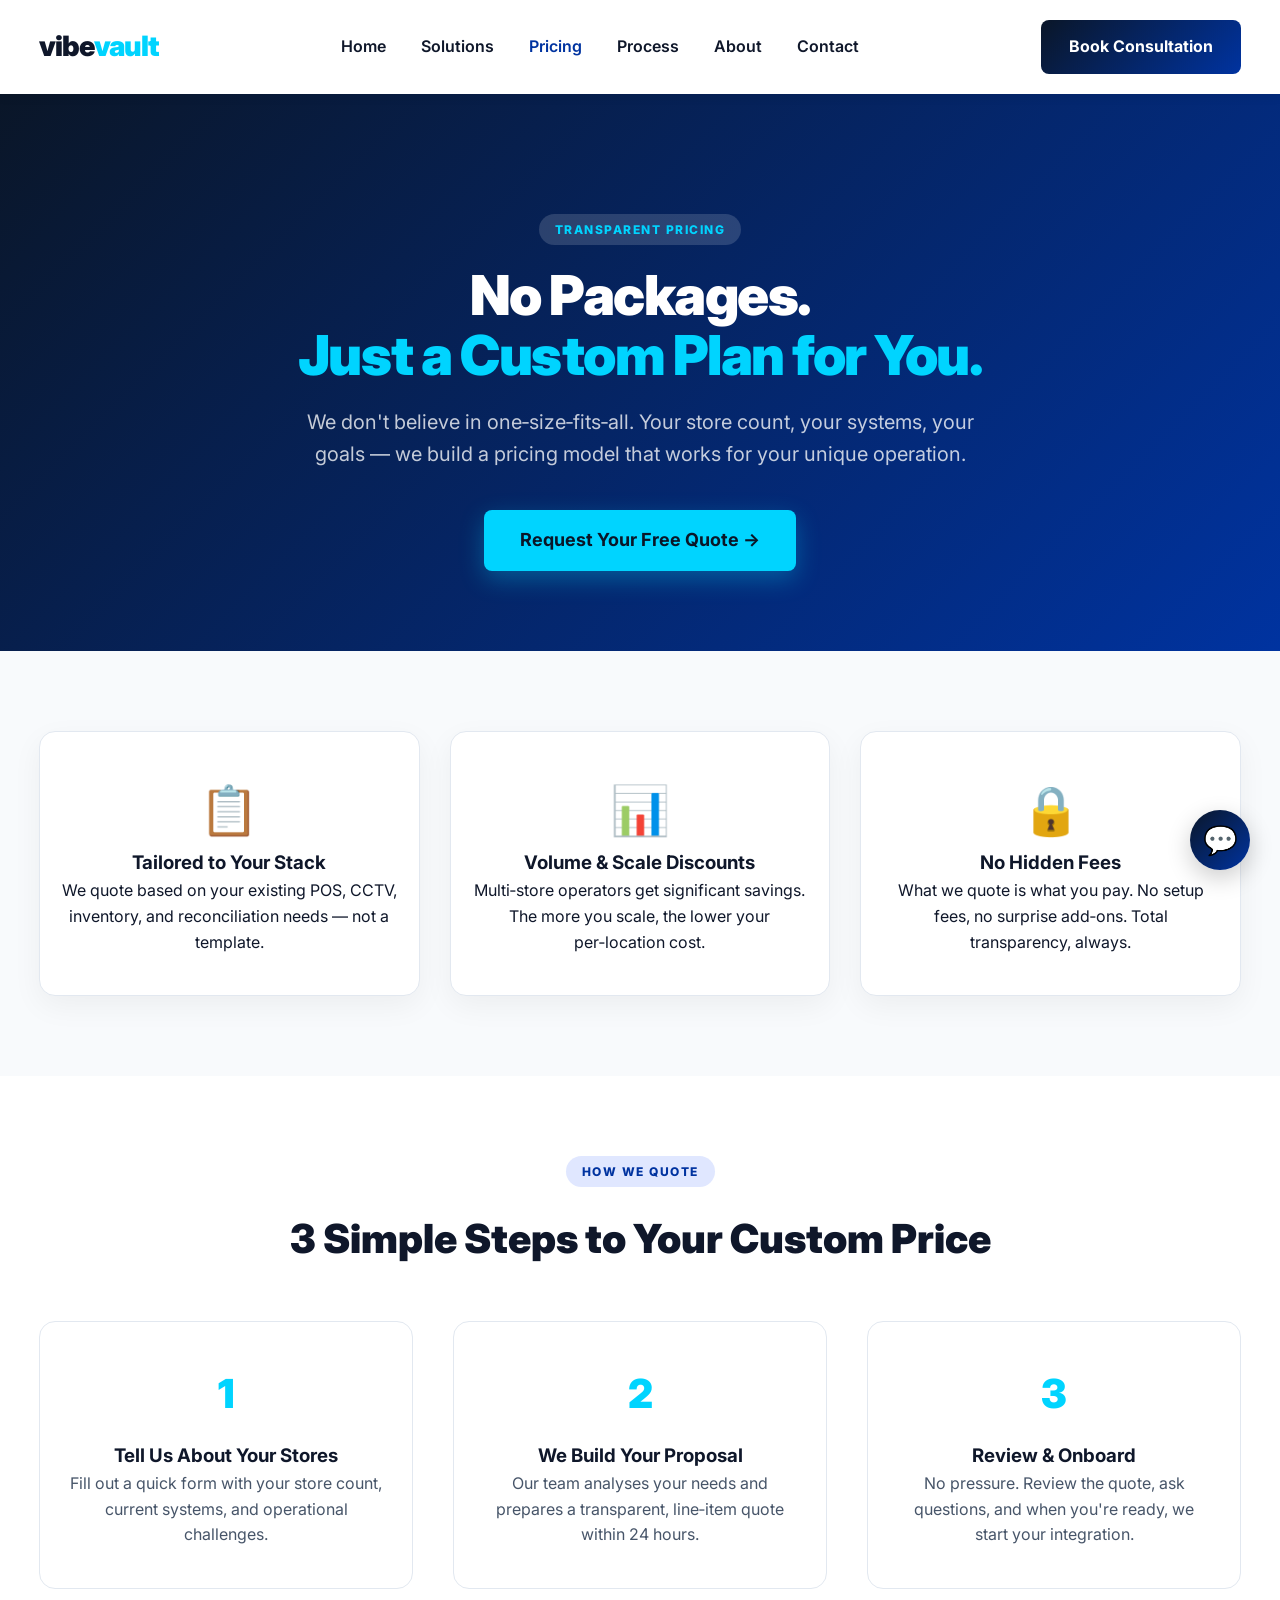
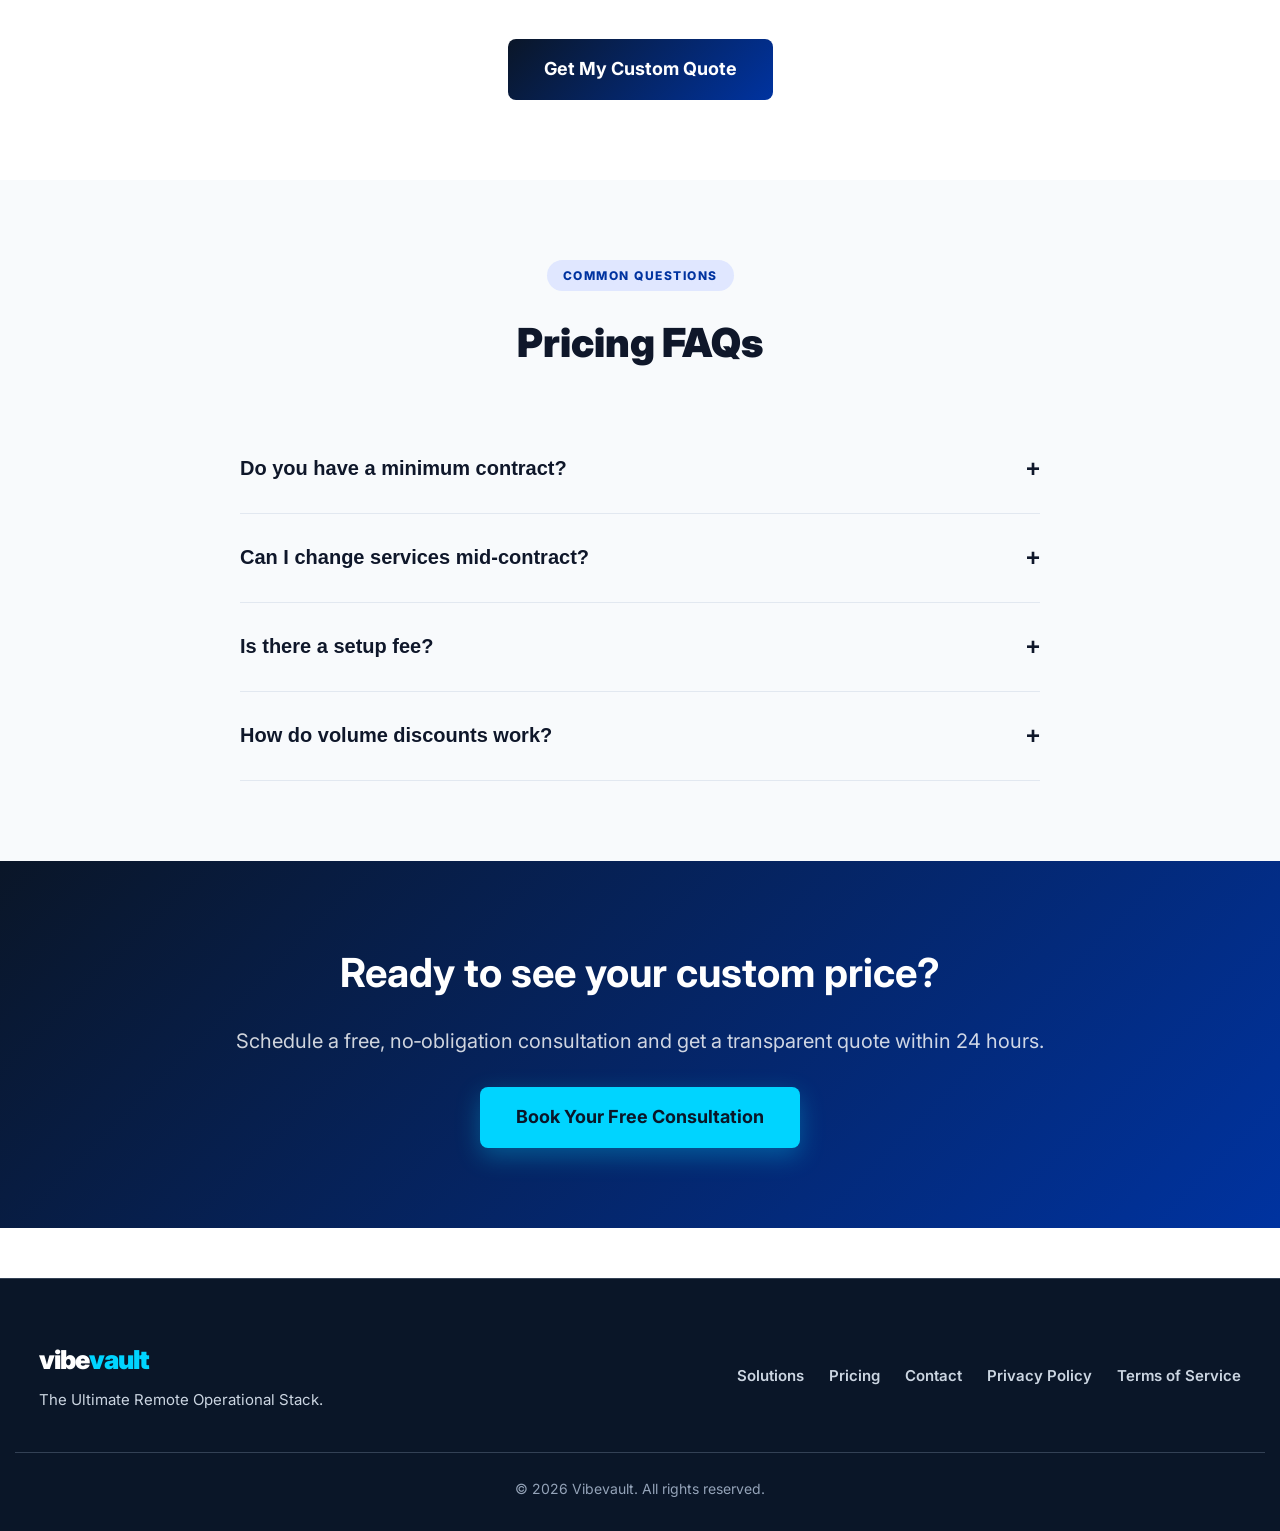
<file: pricing.html>
<!DOCTYPE html>
<html lang="en">
<head>
    <meta charset="UTF-8" />
    <meta name="viewport" content="width=device-width, initial-scale=1.0, maximum-scale=1.0, user-scalable=no" />
    <meta name="robots" content="index, follow" />
    <title>Custom Enterprise Pricing | Vibevault</title>
    <meta name="description" content="Vibevault offers custom, transparent pricing for enterprise retail operations. No fixed packages. Get a quote tailored to your store count and needs." />
    <link rel="canonical" href="https://vibevault1.store/pricing.html" />
    <link rel="icon" type="image/svg+xml" href="data:image/svg+xml,%3Csvg xmlns='http://www.w3.org/2000/svg' viewBox='0 0 100 100'%3E%3Crect width='100' height='100' rx='24' fill='%230a1628'/%3E%3Ctext x='50%25' y='55%25' dominant-baseline='central' text-anchor='middle' fill='%2300d4ff' font-family='Inter, sans-serif' font-size='56' font-weight='900' letter-spacing='-2'%3EV%3C/text%3E%3C/svg%3E" />
    <meta property="og:type" content="website" />
    <meta property="og:url" content="https://vibevault1.store/pricing.html" />
    <meta property="og:title" content="Custom Enterprise Pricing | Vibevault" />
    <meta property="og:description" content="No fixed packages. Get a transparent, custom quote for your retail operations." />
    <meta property="og:image" content="https://images.unsplash.com/photo-1556742049-0cfed4f6a45d?auto=format&fit=crop&w=1200&q=80" />
    <meta name="twitter:card" content="summary_large_image" />
    <link rel="stylesheet" href="style.css" />
    <link rel="preconnect" href="https://fonts.googleapis.com" />
    <link rel="preconnect" href="https://fonts.gstatic.com" crossorigin />
    <link href="https://fonts.googleapis.com/css2?family=Inter:wght@400;600;700;800;900&display=swap" rel="stylesheet" />
    <script type="application/ld+json">
        {
            "@context": "https://schema.org",
            "@type": "Product",
            "name": "Vibevault Enterprise Retail Operations",
            "description": "Custom pricing for human-powered retail back-office management.",
            "brand": { "@type": "Brand", "name": "Vibevault" },
            "offers": {
                "@type": "Offer",
                "price": "0",
                "priceCurrency": "USD",
                "availability": "https://schema.org/InStock"
            }
        }
    </script>
</head>
<body>
    <header class="navbar"><div class="container nav-container"><a href="index.html" class="logo">vibe<span>vault</span></a>
        <nav><ul class="nav-links"><li><a href="index.html">Home</a></li><li><a href="solutions.html">Solutions</a></li><li><a href="pricing.html" class="active">Pricing</a></li><li><a href="process.html">Process</a></li><li><a href="about.html">About</a></li><li><a href="contact.html">Contact</a></li></ul></nav>
        <a href="contact.html" class="btn btn-primary btn-consult">Book Consultation</a><div class="hamburger">☰</div>
    </div></header>

    <main>
        <section class="page-header scroll-anim" style="padding: 120px 0 80px;">
            <div class="container text-center">
                <div class="label-badge" style="background: rgba(255,255,255,0.15); color: #00d4ff;">TRANSPARENT PRICING</div>
                <h1 class="hero-title" style="color: white;">No Packages.<br /><span style="color: #00d4ff;">Just a Custom Plan for You.</span></h1>
                <p class="hero-desc" style="color: rgba(255,255,255,0.85); max-width: 700px; margin: 0 auto;">
                    We don't believe in one‑size‑fits‑all. Your store count, your systems, your goals — we build a pricing model that works for your unique operation.
                </p>
                <div style="margin-top: 40px;">
                    <a href="contact.html" class="btn btn-primary btn-large" style="background: #00d4ff; color: #0a1628; box-shadow: 0 8px 25px rgba(0,212,255,0.3);">Request Your Free Quote →</a>
                </div>
            </div>
        </section>

        <section class="scroll-anim" style="padding: 80px 0; background: #f8fafc;">
            <div class="container">
                <div class="grid-3 text-center">
                    <div class="value-card">
                        <div class="icon-large" style="font-size: 48px;">📋</div>
                        <h3>Tailored to Your Stack</h3>
                        <p>We quote based on your existing POS, CCTV, inventory, and reconciliation needs — not a template.</p>
                    </div>
                    <div class="value-card">
                        <div class="icon-large" style="font-size: 48px;">📊</div>
                        <h3>Volume & Scale Discounts</h3>
                        <p>Multi‑store operators get significant savings. The more you scale, the lower your per‑location cost.</p>
                    </div>
                    <div class="value-card">
                        <div class="icon-large" style="font-size: 48px;">🔒</div>
                        <h3>No Hidden Fees</h3>
                        <p>What we quote is what you pay. No setup fees, no surprise add‑ons. Total transparency, always.</p>
                    </div>
                </div>
            </div>
        </section>

        <section class="scroll-anim" style="padding: 80px 0;">
            <div class="container">
                <div class="text-center mb-50">
                    <div class="label-badge">HOW WE QUOTE</div>
                    <h2 style="font-size: 40px; font-weight: 900;">3 Simple Steps to Your Custom Price</h2>
                </div>
                <div class="grid-3" style="gap: 40px;">
                    <div style="background: white; border-radius: 16px; padding: 40px 30px; border: 1px solid #e2e8f0; text-align: center;">
                        <div style="font-size: 40px; font-weight: 900; color: #00d4ff; margin-bottom: 15px;">1</div>
                        <h3>Tell Us About Your Stores</h3>
                        <p style="color: var(--text-muted);">Fill out a quick form with your store count, current systems, and operational challenges.</p>
                    </div>
                    <div style="background: white; border-radius: 16px; padding: 40px 30px; border: 1px solid #e2e8f0; text-align: center;">
                        <div style="font-size: 40px; font-weight: 900; color: #00d4ff; margin-bottom: 15px;">2</div>
                        <h3>We Build Your Proposal</h3>
                        <p style="color: var(--text-muted);">Our team analyses your needs and prepares a transparent, line‑item quote within 24 hours.</p>
                    </div>
                    <div style="background: white; border-radius: 16px; padding: 40px 30px; border: 1px solid #e2e8f0; text-align: center;">
                        <div style="font-size: 40px; font-weight: 900; color: #00d4ff; margin-bottom: 15px;">3</div>
                        <h3>Review & Onboard</h3>
                        <p style="color: var(--text-muted);">No pressure. Review the quote, ask questions, and when you're ready, we start your integration.</p>
                    </div>
                </div>
                <div class="text-center mt-50">
                    <a href="contact.html" class="btn btn-primary btn-large">Get My Custom Quote</a>
                </div>
            </div>
        </section>

        <section class="scroll-anim" style="padding: 80px 0; background: #f8fafc;">
            <div class="container">
                <div class="text-center mb-50">
                    <div class="label-badge">COMMON QUESTIONS</div>
                    <h2 style="font-size: 40px; font-weight: 900;">Pricing FAQs</h2>
                </div>
                <div class="faq-grid" style="max-width: 800px; margin: 0 auto;">
                    <div class="faq-item">
                        <button class="faq-question">Do you have a minimum contract? <span class="faq-icon">+</span></button>
                        <div class="faq-answer"><p>We offer flexible month‑to‑month agreements. No long‑term lock‑ins. We earn your business every month.</p></div>
                    </div>
                    <div class="faq-item">
                        <button class="faq-question">Can I change services mid‑contract? <span class="faq-icon">+</span></button>
                        <div class="faq-answer"><p>Absolutely. Your plan evolves with your business. Add or remove services with 30 days' notice.</p></div>
                    </div>
                    <div class="faq-item">
                        <button class="faq-question">Is there a setup fee? <span class="faq-icon">+</span></button>
                        <div class="faq-answer"><p>No. We cover the onboarding and integration costs. You only pay for the monthly management services.</p></div>
                    </div>
                    <div class="faq-item">
                        <button class="faq-question">How do volume discounts work? <span class="faq-icon">+</span></button>
                        <div class="faq-answer"><p>We offer tiered discounts starting at 5+ stores. The more locations you have, the lower your per‑store rate.</p></div>
                    </div>
                </div>
            </div>
        </section>

        <section class="mega-cta-extended scroll-anim">
            <div class="container text-center">
                <h2 style="color: white;">Ready to see your custom price?</h2>
                <p style="color: rgba(255,255,255,0.9); font-size: 20px; margin-bottom: 30px;">Schedule a free, no‑obligation consultation and get a transparent quote within 24 hours.</p>
                <a href="contact.html" class="btn btn-primary btn-large" style="background: #00d4ff; color: #0a1628; box-shadow: 0 8px 25px rgba(0,212,255,0.3);">Book Your Free Consultation</a>
            </div>
        </section>
    </main>

    <footer><div class="container footer-grid"><div class="footer-brand"><div class="logo">vibe<span>vault</span></div><p>The Ultimate Remote Operational Stack.</p></div><div class="footer-links"><a href="solutions.html">Solutions</a><a href="pricing.html">Pricing</a><a href="contact.html">Contact</a><a href="privacy.html">Privacy Policy</a><a href="terms.html">Terms of Service</a></div></div><div class="footer-bottom container"><p>&copy; 2026 Vibevault. All rights reserved.</p></div></footer>

    <div class="chat-badge" id="chatBadge"><span class="chat-icon">💬</span><span class="chat-tooltip">Chat with us</span></div>
    <script src="script.js"></script>
</body>
</html>
</file>
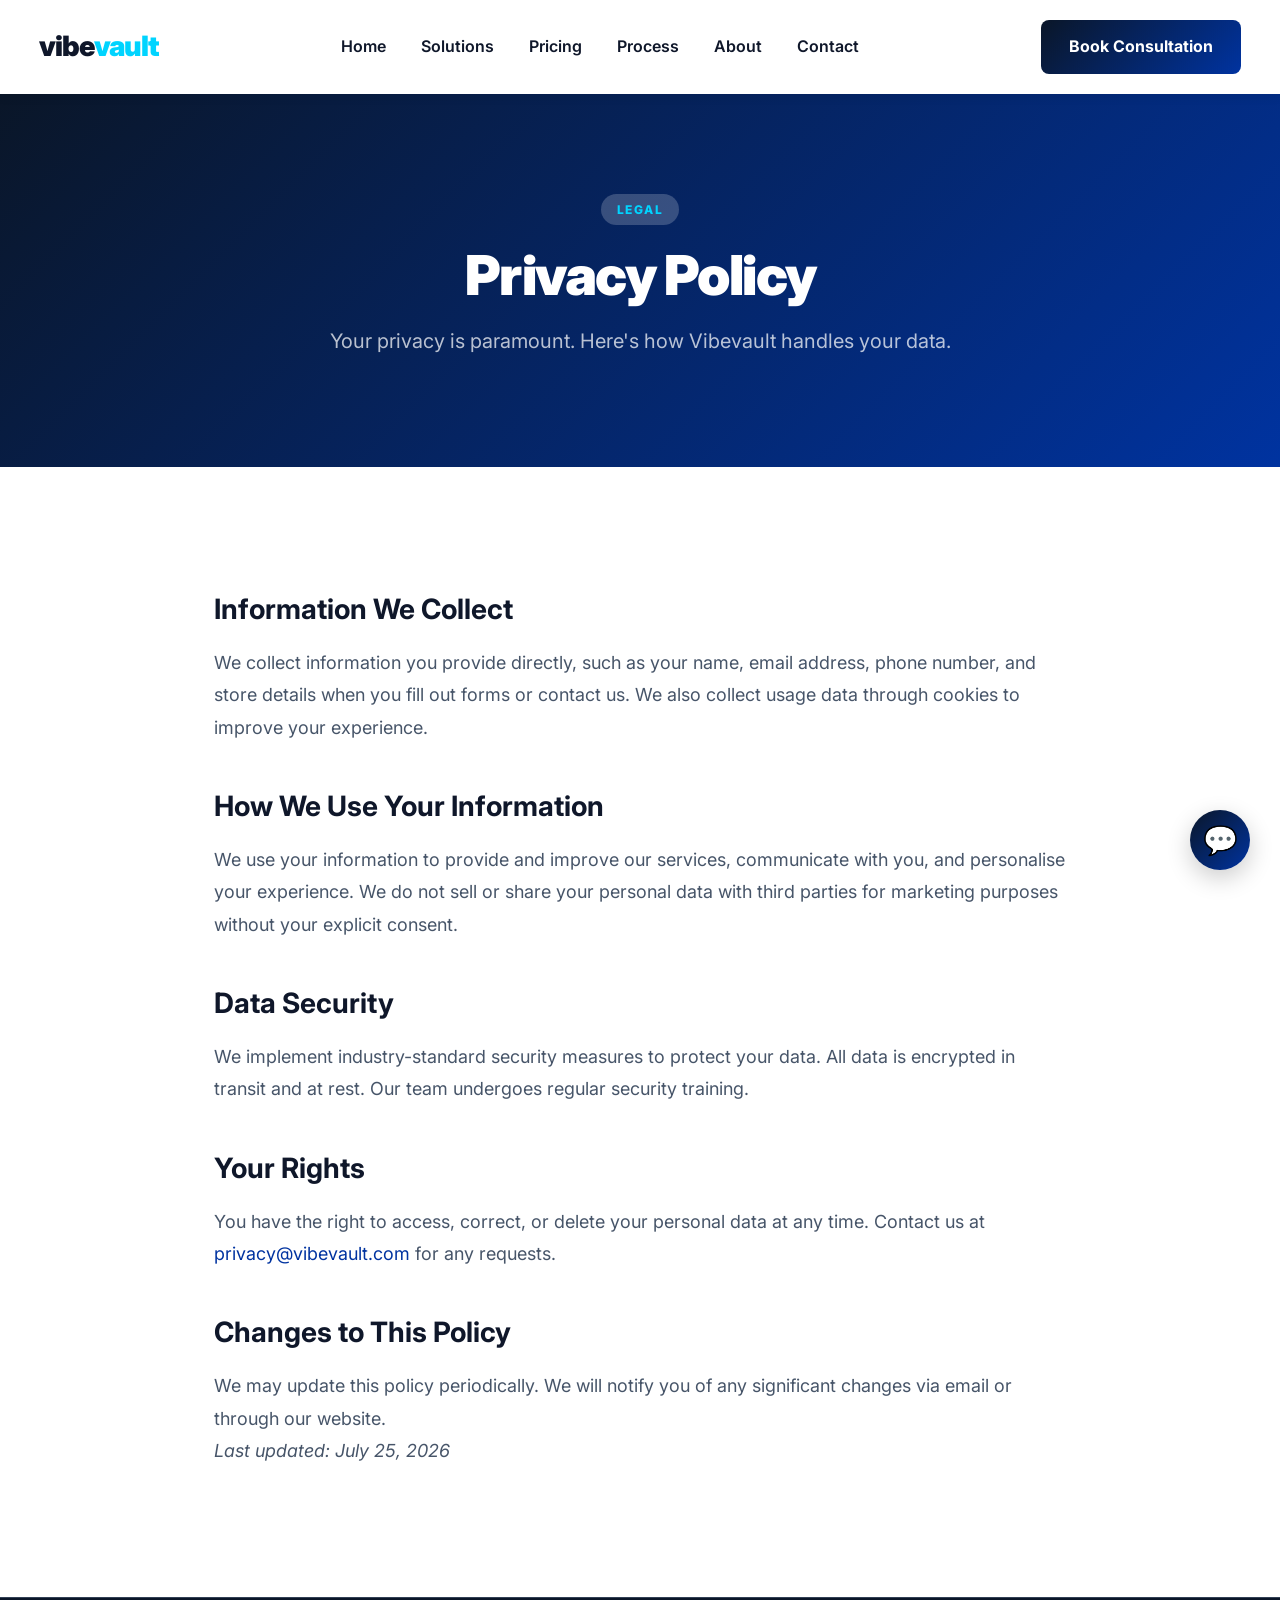
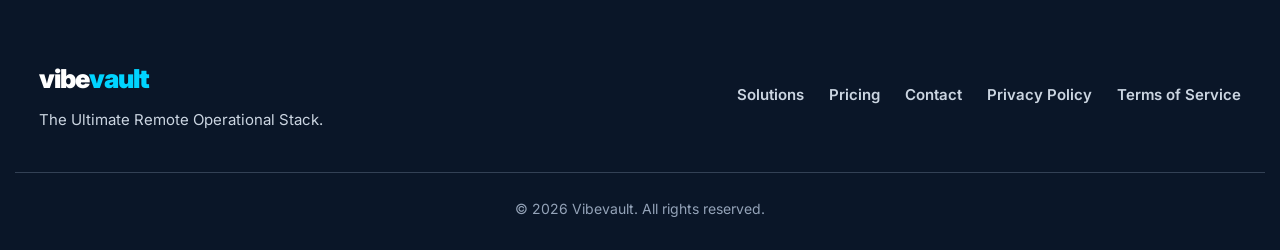
<file: privacy.html>
<!DOCTYPE html>
<html lang="en">
<head>
    <meta charset="UTF-8" />
    <meta name="viewport" content="width=device-width, initial-scale=1.0, maximum-scale=1.0, user-scalable=no" />
    <meta name="robots" content="index, follow" />
    <title>Privacy Policy | Vibevault</title>
    <meta name="description" content="Vibevault's privacy policy. Learn how we protect and handle your data." />
    <link rel="canonical" href="https://vibevault1.store/privacy.html" />
    <link rel="icon" type="image/svg+xml" href="data:image/svg+xml,%3Csvg xmlns='http://www.w3.org/2000/svg' viewBox='0 0 100 100'%3E%3Crect width='100' height='100' rx='24' fill='%230a1628'/%3E%3Ctext x='50%25' y='55%25' dominant-baseline='central' text-anchor='middle' fill='%2300d4ff' font-family='Inter, sans-serif' font-size='56' font-weight='900' letter-spacing='-2'%3EV%3C/text%3E%3C/svg%3E" />
    <meta property="og:type" content="website" />
    <meta property="og:url" content="https://vibevault1.store/privacy.html" />
    <meta property="og:title" content="Privacy Policy | Vibevault" />
    <meta property="og:description" content="Learn how Vibevault handles and protects your data." />
    <meta property="og:image" content="https://images.unsplash.com/photo-1556742049-0cfed4f6a45d?auto=format&fit=crop&w=1200&q=80" />
    <meta name="twitter:card" content="summary_large_image" />
    <link rel="stylesheet" href="style.css" />
    <link rel="preconnect" href="https://fonts.googleapis.com" />
    <link rel="preconnect" href="https://fonts.gstatic.com" crossorigin />
    <link href="https://fonts.googleapis.com/css2?family=Inter:wght@400;600;800;900&display=swap" rel="stylesheet" />
</head>
<body>
    <header class="navbar"><div class="container nav-container"><a href="index.html" class="logo">vibe<span>vault</span></a>
        <nav><ul class="nav-links"><li><a href="index.html">Home</a></li><li><a href="solutions.html">Solutions</a></li><li><a href="pricing.html">Pricing</a></li><li><a href="process.html">Process</a></li><li><a href="about.html">About</a></li><li><a href="contact.html">Contact</a></li></ul></nav>
        <a href="contact.html" class="btn btn-primary btn-consult">Book Consultation</a><div class="hamburger">☰</div>
    </div></header>

    <main>
        <section class="page-header scroll-anim"><div class="container text-center"><div class="label-badge">LEGAL</div><h1 class="hero-title">Privacy Policy</h1><p class="hero-desc">Your privacy is paramount. Here's how Vibevault handles your data.</p></div></section>

        <section class="legal-content container scroll-anim" style="padding:80px 24px;max-width:900px;margin:0 auto;">
            <h2>Information We Collect</h2>
            <p>We collect information you provide directly, such as your name, email address, phone number, and store details when you fill out forms or contact us. We also collect usage data through cookies to improve your experience.</p>
            <h2>How We Use Your Information</h2>
            <p>We use your information to provide and improve our services, communicate with you, and personalise your experience. We do not sell or share your personal data with third parties for marketing purposes without your explicit consent.</p>
            <h2>Data Security</h2>
            <p>We implement industry-standard security measures to protect your data. All data is encrypted in transit and at rest. Our team undergoes regular security training.</p>
            <h2>Your Rights</h2>
            <p>You have the right to access, correct, or delete your personal data at any time. Contact us at <a href="mailto:privacy@vibevault.com">privacy@vibevault.com</a> for any requests.</p>
            <h2>Changes to This Policy</h2>
            <p>We may update this policy periodically. We will notify you of any significant changes via email or through our website.</p>
            <p><em>Last updated: July 25, 2026</em></p>
        </section>
    </main>

    <footer><div class="container footer-grid"><div class="footer-brand"><div class="logo">vibe<span>vault</span></div><p>The Ultimate Remote Operational Stack.</p></div><div class="footer-links"><a href="solutions.html">Solutions</a><a href="pricing.html">Pricing</a><a href="contact.html">Contact</a><a href="privacy.html">Privacy Policy</a><a href="terms.html">Terms of Service</a></div></div><div class="footer-bottom container"><p>&copy; 2026 Vibevault. All rights reserved.</p></div></footer>

    <div class="chat-badge" id="chatBadge"><span class="chat-icon">💬</span><span class="chat-tooltip">Chat with us</span></div>
    <script src="script.js"></script>
</body>
</html>
</file>
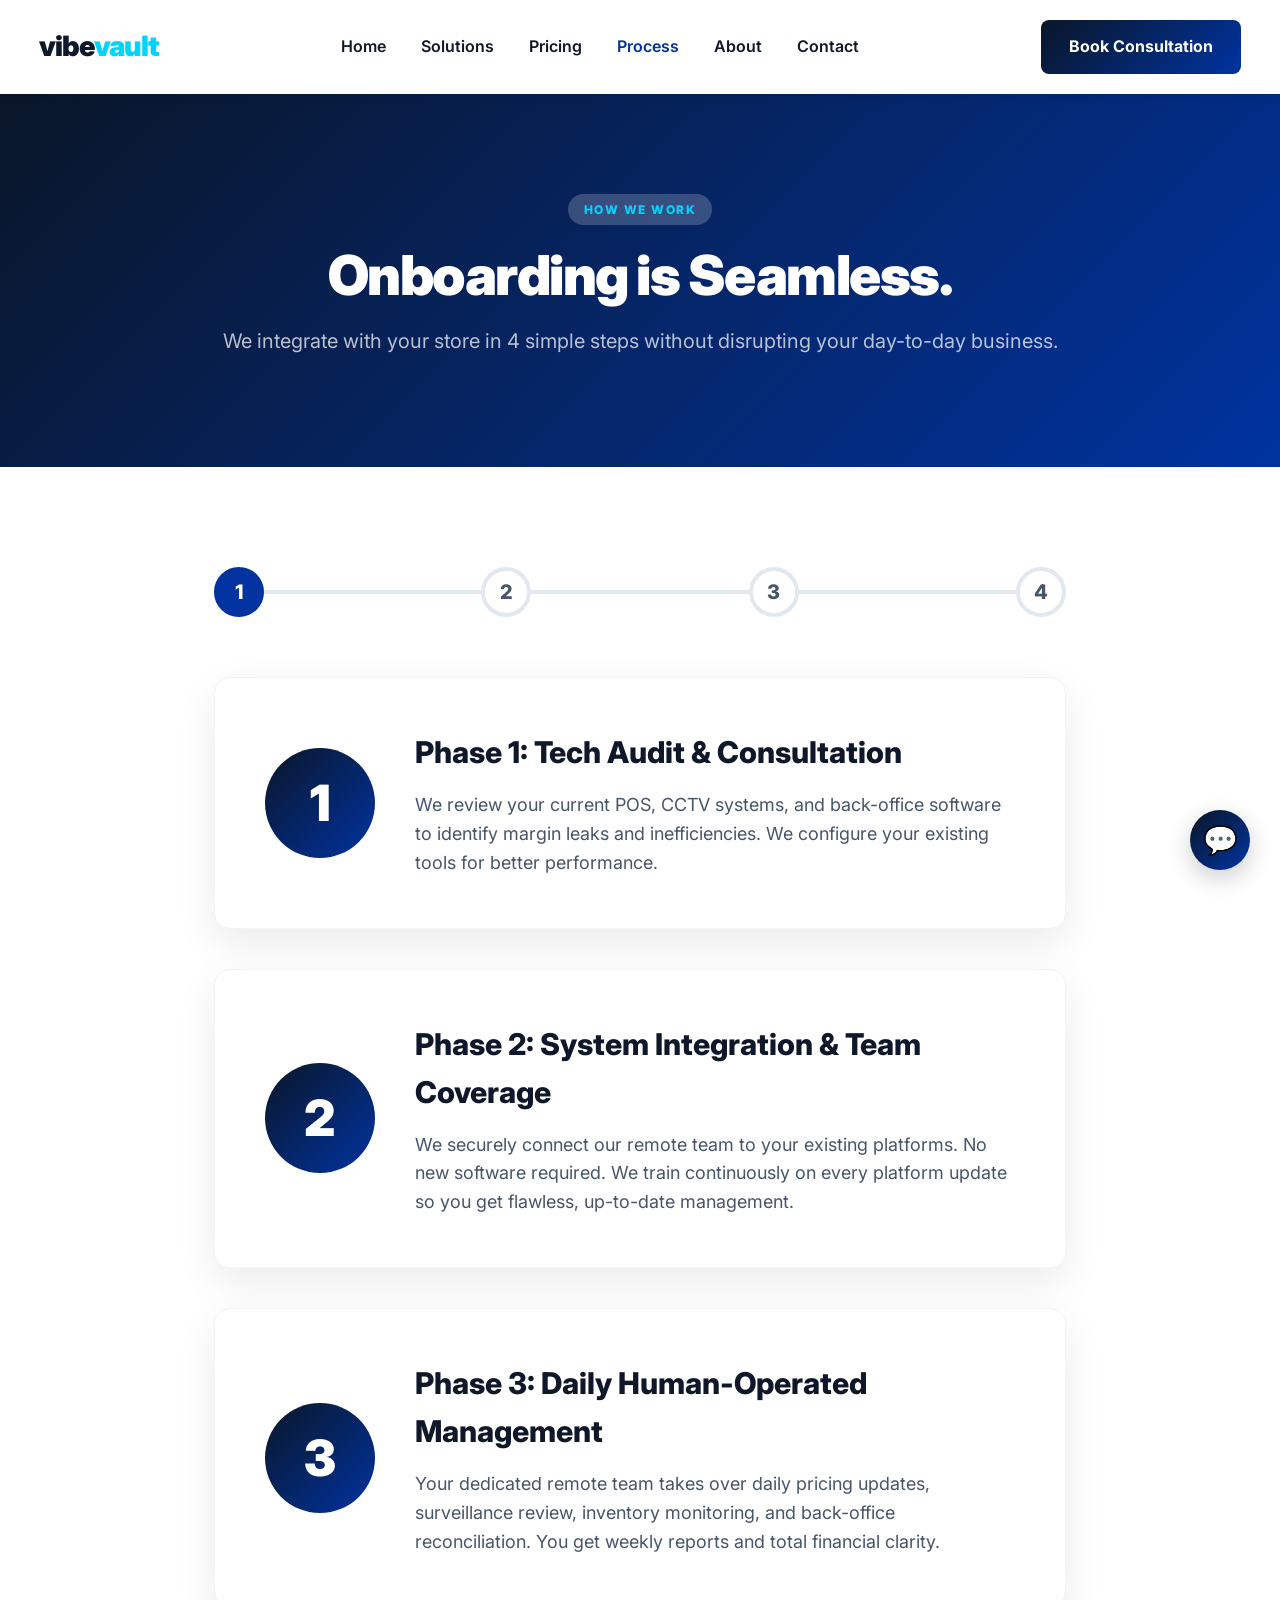
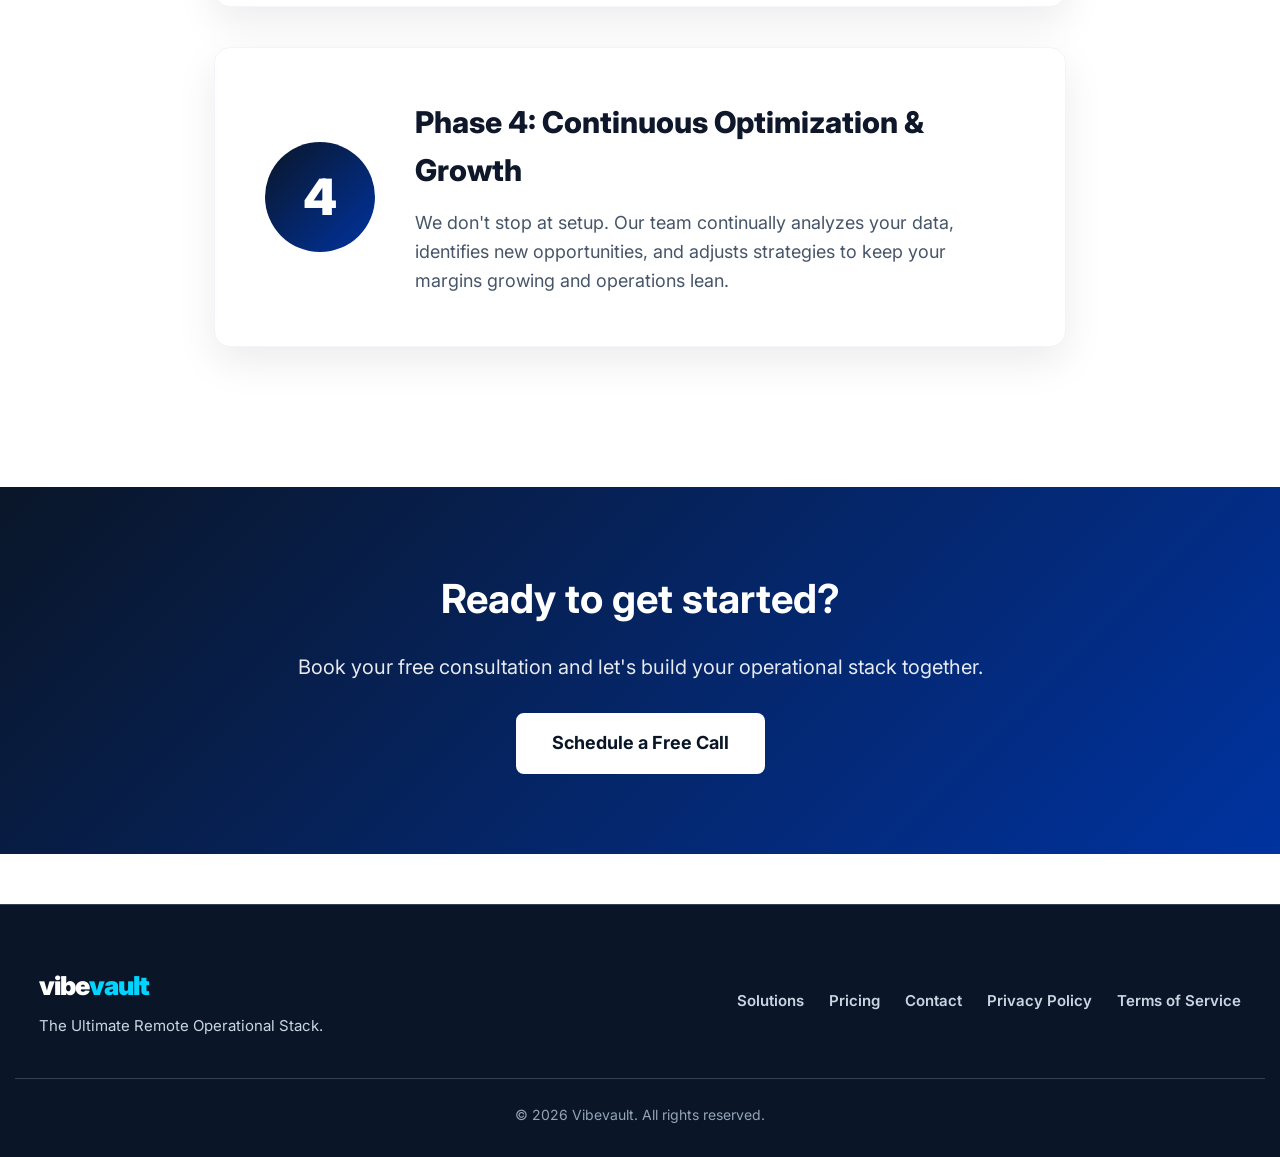
<file: process.html>
<!DOCTYPE html>
<html lang="en">
<head>
    <meta charset="UTF-8" />
    <meta name="viewport" content="width=device-width, initial-scale=1.0, maximum-scale=1.0, user-scalable=no" />
    <meta name="robots" content="index, follow" />
    <title>Our 4-Step Onboarding Process | Vibevault</title>
    <meta name="description" content="Vibevault's seamless 4-step onboarding process: Tech audit, system integration, daily human-operated management, and continuous optimization." />
    <link rel="canonical" href="https://vibevault1.store/process.html" />
    <link rel="icon" type="image/svg+xml" href="data:image/svg+xml,%3Csvg xmlns='http://www.w3.org/2000/svg' viewBox='0 0 100 100'%3E%3Crect width='100' height='100' rx='24' fill='%230a1628'/%3E%3Ctext x='50%25' y='55%25' dominant-baseline='central' text-anchor='middle' fill='%2300d4ff' font-family='Inter, sans-serif' font-size='56' font-weight='900' letter-spacing='-2'%3EV%3C/text%3E%3C/svg%3E" />
    <meta property="og:type" content="website" />
    <meta property="og:url" content="https://vibevault1.store/process.html" />
    <meta property="og:title" content="Our Onboarding Process | Vibevault" />
    <meta property="og:description" content="Seamless 4-step onboarding process to integrate human-operated back-office management into your store." />
    <meta property="og:image" content="https://images.unsplash.com/photo-1556742049-0cfed4f6a45d?auto=format&fit=crop&w=1200&q=80" />
    <meta name="twitter:card" content="summary_large_image" />
    <link rel="stylesheet" href="style.css" />
    <link rel="preconnect" href="https://fonts.googleapis.com" />
    <link rel="preconnect" href="https://fonts.gstatic.com" crossorigin />
    <link href="https://fonts.googleapis.com/css2?family=Inter:wght@400;600;700;800;900&display=swap" rel="stylesheet" />
    <script type="application/ld+json">
        {
            "@context": "https://schema.org",
            "@type": "HowTo",
            "name": "How Vibevault Integrates with Your Retail Operations",
            "description": "Seamless 4-step onboarding process to integrate human-operated remote back-office management.",
            "step": [
                { "@type": "HowToStep", "position": 1, "name": "Tech Audit & Consultation" },
                { "@type": "HowToStep", "position": 2, "name": "System Integration & Team Coverage" },
                { "@type": "HowToStep", "position": 3, "name": "Daily Human-Operated Management" },
                { "@type": "HowToStep", "position": 4, "name": "Continuous Optimization & Growth" }
            ]
        }
    </script>
</head>
<body>
    <header class="navbar"><div class="container nav-container"><a href="index.html" class="logo">vibe<span>vault</span></a>
        <nav><ul class="nav-links"><li><a href="index.html">Home</a></li><li><a href="solutions.html">Solutions</a></li><li><a href="pricing.html">Pricing</a></li><li><a href="process.html" class="active">Process</a></li><li><a href="about.html">About</a></li><li><a href="contact.html">Contact</a></li></ul></nav>
        <a href="contact.html" class="btn btn-primary btn-consult">Book Consultation</a><div class="hamburger">☰</div>
    </div></header>

    <main>
        <section class="page-header scroll-anim"><div class="container text-center"><div class="label-badge">HOW WE WORK</div><h1 class="hero-title">Onboarding is Seamless.</h1><p class="hero-desc">We integrate with your store in 4 simple steps without disrupting your day-to-day business.</p></div></section>

        <section class="process-timeline-large container">
            <div class="process-progress">
                <div class="progress-step active">1</div>
                <div class="progress-step">2</div>
                <div class="progress-step">3</div>
                <div class="progress-step">4</div>
            </div>

            <article class="process-card-detailed scroll-anim">
                <div class="step-number-large">1</div>
                <div class="process-text">
                    <h2>Phase 1: Tech Audit & Consultation</h2>
                    <p>We review your current POS, CCTV systems, and back-office software to identify margin leaks and inefficiencies. We configure your existing tools for better performance.</p>
                </div>
            </article>

            <article class="process-card-detailed scroll-anim">
                <div class="step-number-large">2</div>
                <div class="process-text">
                    <h2>Phase 2: System Integration & Team Coverage</h2>
                    <p>We securely connect our remote team to your existing platforms. No new software required. We train continuously on every platform update so you get flawless, up-to-date management.</p>
                </div>
            </article>

            <article class="process-card-detailed scroll-anim">
                <div class="step-number-large">3</div>
                <div class="process-text">
                    <h2>Phase 3: Daily Human-Operated Management</h2>
                    <p>Your dedicated remote team takes over daily pricing updates, surveillance review, inventory monitoring, and back-office reconciliation. You get weekly reports and total financial clarity.</p>
                </div>
            </article>

            <article class="process-card-detailed scroll-anim">
                <div class="step-number-large">4</div>
                <div class="process-text">
                    <h2>Phase 4: Continuous Optimization & Growth</h2>
                    <p>We don't stop at setup. Our team continually analyzes your data, identifies new opportunities, and adjusts strategies to keep your margins growing and operations lean.</p>
                </div>
            </article>
        </section>

        <section class="mega-cta-extended scroll-anim">
            <div class="container text-center">
                <h2>Ready to get started?</h2>
                <p style="font-size:20px;margin-bottom:30px;">Book your free consultation and let's build your operational stack together.</p>
                <a href="contact.html" class="btn btn-primary btn-large" style="background:white;color:var(--primary-color);">Schedule a Free Call</a>
            </div>
        </section>
    </main>

    <footer><div class="container footer-grid"><div class="footer-brand"><div class="logo">vibe<span>vault</span></div><p>The Ultimate Remote Operational Stack.</p></div><div class="footer-links"><a href="solutions.html">Solutions</a><a href="pricing.html">Pricing</a><a href="contact.html">Contact</a><a href="privacy.html">Privacy Policy</a><a href="terms.html">Terms of Service</a></div></div><div class="footer-bottom container"><p>&copy; 2026 Vibevault. All rights reserved.</p></div></footer>

    <div class="chat-badge" id="chatBadge"><span class="chat-icon">💬</span><span class="chat-tooltip">Chat with us</span></div>
    <script src="script.js"></script>
</body>
</html>
</file>
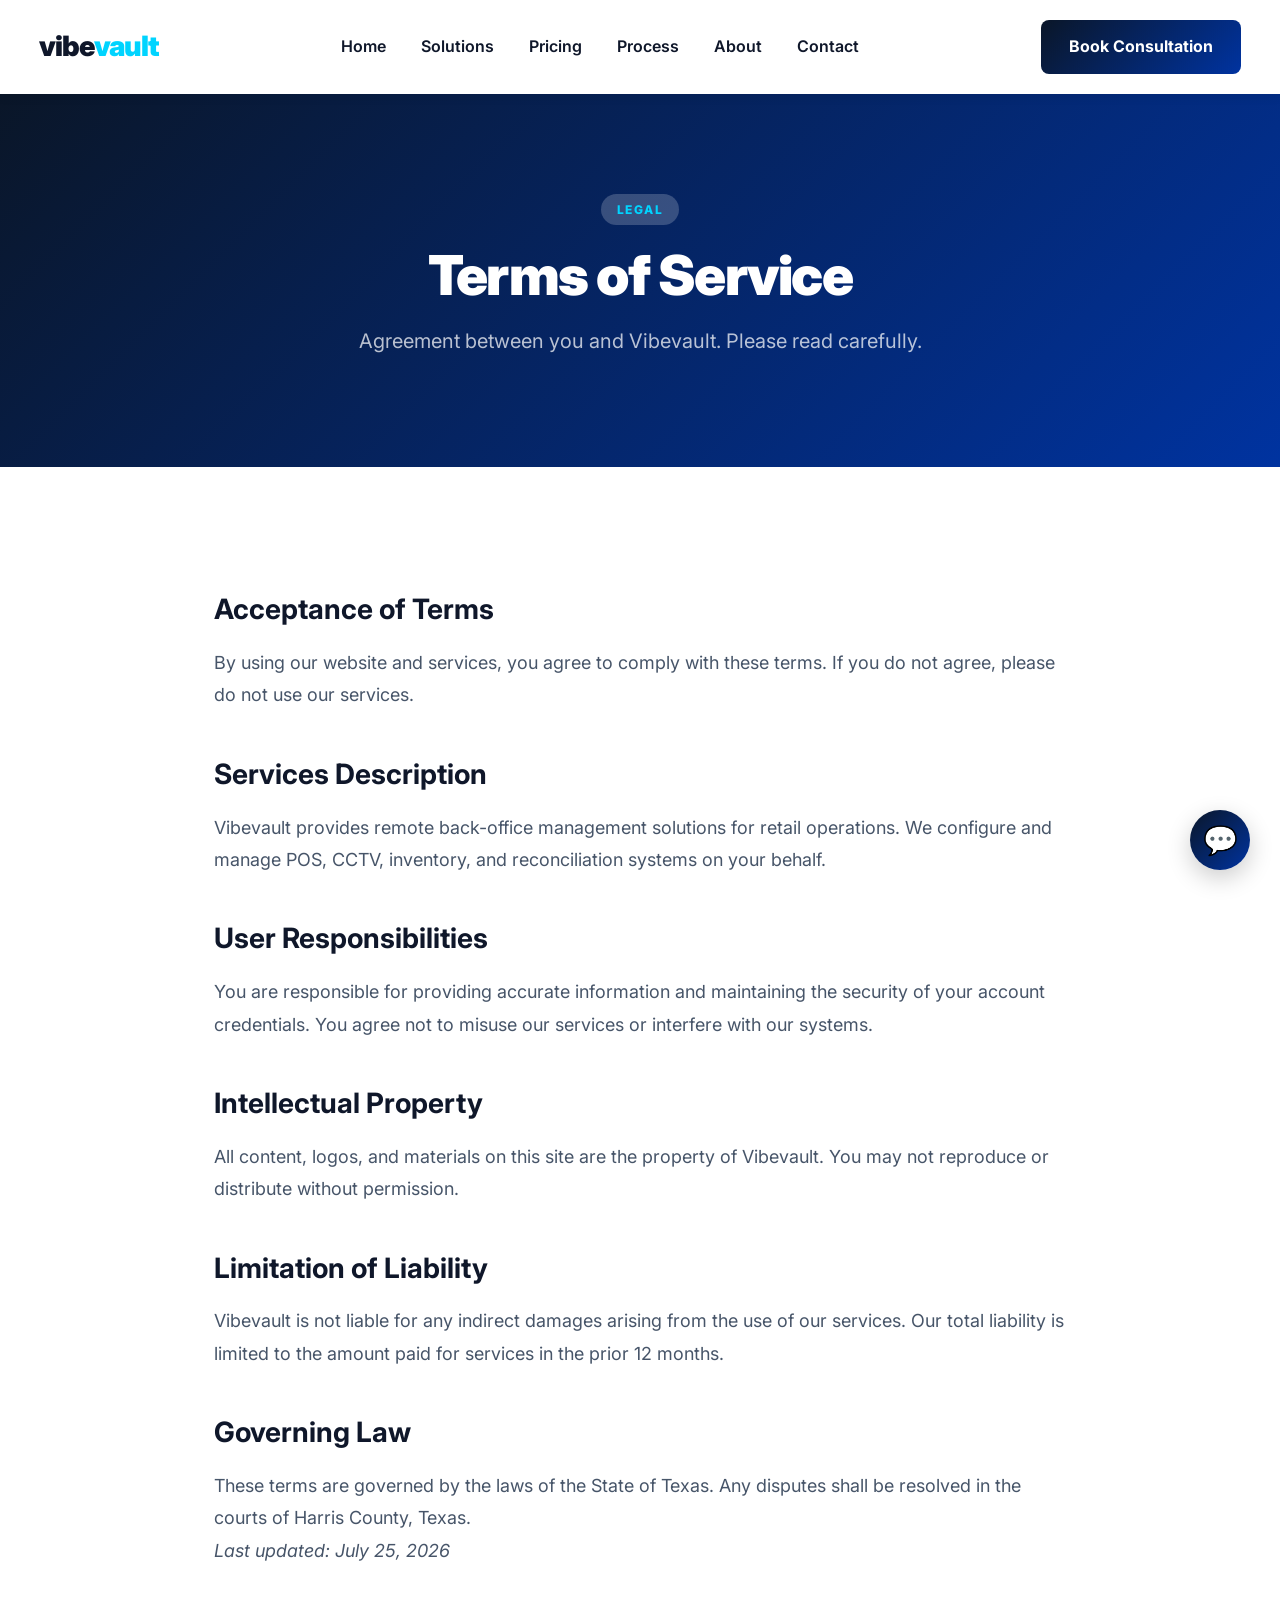
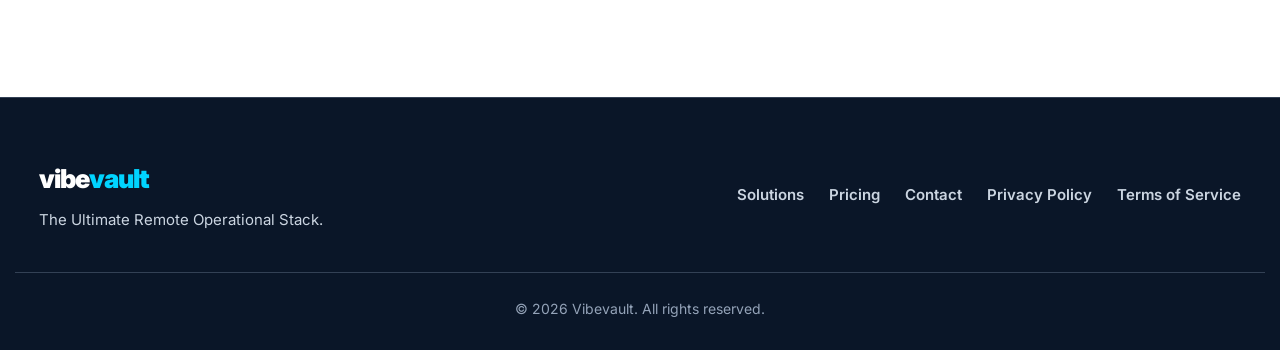
<file: terms.html>
<!DOCTYPE html>
<html lang="en">
<head>
    <meta charset="UTF-8" />
    <meta name="viewport" content="width=device-width, initial-scale=1.0, maximum-scale=1.0, user-scalable=no" />
    <meta name="robots" content="index, follow" />
    <title>Terms of Service | Vibevault</title>
    <meta name="description" content="Vibevault's terms of service. Read about our policies and user agreements." />
    <link rel="canonical" href="https://vibevault1.store/terms.html" />
    <link rel="icon" type="image/svg+xml" href="data:image/svg+xml,%3Csvg xmlns='http://www.w3.org/2000/svg' viewBox='0 0 100 100'%3E%3Crect width='100' height='100' rx='24' fill='%230a1628'/%3E%3Ctext x='50%25' y='55%25' dominant-baseline='central' text-anchor='middle' fill='%2300d4ff' font-family='Inter, sans-serif' font-size='56' font-weight='900' letter-spacing='-2'%3EV%3C/text%3E%3C/svg%3E" />
    <meta property="og:type" content="website" />
    <meta property="og:url" content="https://vibevault1.store/terms.html" />
    <meta property="og:title" content="Terms of Service | Vibevault" />
    <meta property="og:description" content="Read Vibevault's terms of service and user agreements." />
    <meta property="og:image" content="https://images.unsplash.com/photo-1556742049-0cfed4f6a45d?auto=format&fit=crop&w=1200&q=80" />
    <meta name="twitter:card" content="summary_large_image" />
    <link rel="stylesheet" href="style.css" />
    <link rel="preconnect" href="https://fonts.googleapis.com" />
    <link rel="preconnect" href="https://fonts.gstatic.com" crossorigin />
    <link href="https://fonts.googleapis.com/css2?family=Inter:wght@400;600;800;900&display=swap" rel="stylesheet" />
</head>
<body>
    <header class="navbar"><div class="container nav-container"><a href="index.html" class="logo">vibe<span>vault</span></a>
        <nav><ul class="nav-links"><li><a href="index.html">Home</a></li><li><a href="solutions.html">Solutions</a></li><li><a href="pricing.html">Pricing</a></li><li><a href="process.html">Process</a></li><li><a href="about.html">About</a></li><li><a href="contact.html">Contact</a></li></ul></nav>
        <a href="contact.html" class="btn btn-primary btn-consult">Book Consultation</a><div class="hamburger">☰</div>
    </div></header>

    <main>
        <section class="page-header scroll-anim"><div class="container text-center"><div class="label-badge">LEGAL</div><h1 class="hero-title">Terms of Service</h1><p class="hero-desc">Agreement between you and Vibevault. Please read carefully.</p></div></section>

        <section class="legal-content container scroll-anim" style="padding:80px 24px;max-width:900px;margin:0 auto;">
            <h2>Acceptance of Terms</h2>
            <p>By using our website and services, you agree to comply with these terms. If you do not agree, please do not use our services.</p>
            <h2>Services Description</h2>
            <p>Vibevault provides remote back-office management solutions for retail operations. We configure and manage POS, CCTV, inventory, and reconciliation systems on your behalf.</p>
            <h2>User Responsibilities</h2>
            <p>You are responsible for providing accurate information and maintaining the security of your account credentials. You agree not to misuse our services or interfere with our systems.</p>
            <h2>Intellectual Property</h2>
            <p>All content, logos, and materials on this site are the property of Vibevault. You may not reproduce or distribute without permission.</p>
            <h2>Limitation of Liability</h2>
            <p>Vibevault is not liable for any indirect damages arising from the use of our services. Our total liability is limited to the amount paid for services in the prior 12 months.</p>
            <h2>Governing Law</h2>
            <p>These terms are governed by the laws of the State of Texas. Any disputes shall be resolved in the courts of Harris County, Texas.</p>
            <p><em>Last updated: July 25, 2026</em></p>
        </section>
    </main>

    <footer><div class="container footer-grid"><div class="footer-brand"><div class="logo">vibe<span>vault</span></div><p>The Ultimate Remote Operational Stack.</p></div><div class="footer-links"><a href="solutions.html">Solutions</a><a href="pricing.html">Pricing</a><a href="contact.html">Contact</a><a href="privacy.html">Privacy Policy</a><a href="terms.html">Terms of Service</a></div></div><div class="footer-bottom container"><p>&copy; 2026 Vibevault. All rights reserved.</p></div></footer>

    <div class="chat-badge" id="chatBadge"><span class="chat-icon">💬</span><span class="chat-tooltip">Chat with us</span></div>
    <script src="script.js"></script>
</body>
</html>
</file>
<file: style.css>
/* =========================================
   MASTER CSS - VIBEVAULT (ENTERPRISE UPGRADE)
   ========================================= */
:root {
    --primary-color: #0a1628;
    --primary-accent: #0033a0;
    --secondary-color: #00d4ff;
    --gradient-bg: linear-gradient(135deg, #0a1628 0%, #0033a0 100%);
    --text-dark: #0f172a;
    --text-muted: #475569;
    --white: #ffffff;
    --border-color: #e2e8f0;
    --transition: all 0.3s ease;
}

* { margin: 0; padding: 0; box-sizing: border-box; }

body {
    font-family: 'Inter', sans-serif;
    background-color: var(--white);
    color: var(--text-dark);
    line-height: 1.6;
    overflow-x: hidden;
    max-width: 100vw;
}

a { text-decoration: none; transition: var(--transition); }

.container { max-width: 1250px; margin: 0 auto; padding: 0 24px; }

.bg-light { background-color: #f8fafc; }
.text-center { text-align: center; }
.mt-20 { margin-top: 20px; }
.mt-40 { margin-top: 40px; }
.mt-50 { margin-top: 50px; }
.mb-50 { margin-bottom: 50px; }

/* ===== NAVBAR & FOOTER ===== */
.navbar {
    background: var(--white);
    padding: 20px 0;
    position: sticky;
    top: 0;
    z-index: 1000;
    box-shadow: 0 4px 10px rgba(0,0,0,0.05);
}

.nav-container {
    display: flex;
    justify-content: space-between;
    align-items: center;
}

.logo {
    font-size: 28px;
    font-weight: 900;
    color: var(--text-dark);
    letter-spacing: -1px;
}
.logo span { color: var(--secondary-color); }

.nav-links {
    list-style: none;
    display: flex;
    gap: 35px;
}
.nav-links a {
    color: var(--text-dark);
    font-weight: 600;
    font-size: 16px;
}
.nav-links a:hover,
.nav-links a.active { color: var(--primary-accent); }

.btn-consult {
    background: var(--gradient-bg);
    color: var(--white);
    padding: 12px 28px;
    border-radius: 30px;
    font-weight: 700;
    border: none;
}
.btn-consult:hover {
    transform: translateY(-2px);
    box-shadow: 0 8px 20px rgba(0,51,160,0.3);
}

.hamburger {
    display: none;
    font-size: 32px;
    cursor: pointer;
    color: var(--primary-accent);
}

footer {
    background: #0a1628;
    padding: 60px 0 30px;
    margin-top: 50px;
    color: var(--white);
    border-top: 1px solid #334155;
}
.footer-grid {
    display: flex;
    justify-content: space-between;
    align-items: center;
    flex-wrap: wrap;
    gap: 30px;
    padding-bottom: 40px;
    border-bottom: 1px solid #334155;
}
.footer-brand .logo { font-size: 26px; color: white; }
.footer-brand .logo span { color: var(--secondary-color); }
.footer-brand p { color: #cbd5e1; font-size: 15px; margin-top: 8px; }
.footer-links { display: flex; gap: 25px; }
.footer-links a { color: #cbd5e1; font-weight: 600; font-size: 15px; }
.footer-links a:hover { color: var(--secondary-color); }
.footer-bottom { text-align: center; padding-top: 25px; }
.footer-bottom p { color: #94a3b8; font-size: 14px; }

/* ===== BUTTONS ===== */
.btn {
    display: inline-block;
    padding: 14px 28px;
    border-radius: 8px;
    font-weight: 700;
    font-size: 16px;
    cursor: pointer;
    transition: var(--transition);
    border: none;
    text-align: center;
}
.btn-primary {
    background: var(--gradient-bg);
    color: var(--white);
}
.btn-primary:hover {
    transform: translateY(-2px);
    box-shadow: 0 8px 20px rgba(0,51,160,0.3);
}
.btn-secondary {
    background: transparent;
    color: var(--text-dark);
    border: 2px solid var(--border-color);
}
.btn-secondary:hover {
    border-color: var(--primary-accent);
    color: var(--primary-accent);
}
.btn-large { font-size: 18px; padding: 16px 36px; }
.full-width { width: 100%; display: block; }

.label-badge {
    background: #e0e7ff;
    color: var(--primary-accent);
    display: inline-block;
    padding: 6px 16px;
    border-radius: 30px;
    font-weight: 800;
    font-size: 12px;
    letter-spacing: 1.5px;
    margin-bottom: 20px;
    text-transform: uppercase;
}

/* ===== HERO ===== */
.hero {
    padding: 80px 0 60px;
    background: var(--gradient-bg);
    color: var(--white);
}
.hero-grid {
    display: flex;
    align-items: center;
    gap: 60px;
}
.hero-text { flex: 1; }
.hero-title {
    font-size: 55px;
    line-height: 1.1;
    margin-bottom: 20px;
    font-weight: 900;
    letter-spacing: -1.5px;
}
.hero-title span { color: var(--secondary-color); }
.hero-desc {
    font-size: 20px;
    opacity: 0.9;
    margin-bottom: 30px;
}
.hero-buttons {
    display: flex;
    gap: 20px;
    margin-top: 30px;
}
.hero-buttons .btn-secondary {
    border-color: rgba(255,255,255,0.3);
    color: white;
}
.hero-buttons .btn-secondary:hover {
    border-color: var(--secondary-color);
    color: var(--secondary-color);
}
.hero-stats {
    display: flex;
    gap: 40px;
    margin-top: 40px;
}
.hero-stats span { font-size: 18px; opacity: 0.9; }
.hero-stats strong { font-weight: 800; color: var(--secondary-color); }

.hero-visual {
    flex: 1;
    position: relative;
}
.hero-visual img {
    width: 100%;
    border-radius: 20px;
    box-shadow: 0 30px 60px rgba(0,0,0,0.3);
}
.floating-badge {
    position: absolute;
    background: rgba(255,255,255,0.95);
    color: var(--text-dark);
    padding: 10px 18px;
    border-radius: 30px;
    font-weight: 700;
    font-size: 14px;
    box-shadow: 0 8px 20px rgba(0,0,0,0.15);
}
.badge-1 { top: 10%; left: -15%; }
.badge-2 { bottom: 15%; right: -10%; }

/* ===== TRUSTED BY ===== */
.trusted-by {
    padding: 60px 0;
    border-bottom: 1px solid var(--border-color);
}
.trusted-label {
    font-size: 14px;
    font-weight: 700;
    color: var(--text-muted);
    letter-spacing: 2px;
    text-align: center;
}
.logo-grid {
    display: flex;
    justify-content: space-around;
    flex-wrap: wrap;
    gap: 30px;
    margin-top: 30px;
    opacity: 0.6;
    font-weight: 700;
    font-size: 20px;
}

/* ===== CAROUSEL ===== */
.carousel-wrapper {
    position: relative;
    overflow: hidden;
    padding: 20px 0;
}
.carousel-track {
    display: flex;
    transition: transform 0.5s ease;
    gap: 20px;
}
.carousel-slide, .testimonial-slide {
    min-width: calc(33.33% - 14px);
    background: var(--white);
    border-radius: 16px;
    padding: 30px 20px;
    box-shadow: 0 10px 30px rgba(0,0,0,0.05);
    border: 1px solid var(--border-color);
    flex-shrink: 0;
    text-align: center;
}
.testimonial-slide {
    min-width: calc(50% - 10px);
}
.feature-icon { font-size: 40px; margin-bottom: 15px; }
.carousel-slide h3 { font-size: 22px; margin-bottom: 10px; }
.carousel-slide p { color: var(--text-muted); }

.stars { color: #fbbf24; font-size: 20px; margin-bottom: 15px; }
.testimonial-slide p { font-style: italic; font-size: 18px; color: var(--text-muted); }
.testimonial-author {
    display: flex;
    align-items: center;
    justify-content: center;
    gap: 15px;
    margin-top: 20px;
}
.testimonial-author img {
    width: 50px;
    height: 50px;
    border-radius: 50%;
    object-fit: cover;
}
.testimonial-author strong { display: block; }
.testimonial-author span { font-size: 14px; color: var(--text-muted); }
.verified-badge {
    display: block;
    color: #16a34a;
    font-size: 12px;
    font-weight: 700;
    margin-top: 4px;
}

.carousel-btn {
    position: absolute;
    top: 50%;
    transform: translateY(-50%);
    background: rgba(255,255,255,0.9);
    border: none;
    width: 40px;
    height: 40px;
    border-radius: 50%;
    font-size: 24px;
    cursor: pointer;
    box-shadow: 0 4px 10px rgba(0,0,0,0.1);
    z-index: 2;
    transition: var(--transition);
}
.carousel-btn:hover { background: var(--primary-accent); color: white; }
.carousel-btn.prev { left: -5px; }
.carousel-btn.next { right: -5px; }

.carousel-dots {
    display: flex;
    justify-content: center;
    gap: 10px;
    margin-top: 20px;
}
.carousel-dots span {
    width: 12px;
    height: 12px;
    border-radius: 50%;
    background: var(--border-color);
    cursor: pointer;
    transition: var(--transition);
}
.carousel-dots span.active { background: var(--primary-accent); }

/* ===== DEEP DIVE ===== */
.deep-dive {
    display: flex;
    align-items: center;
    gap: 80px;
    padding: 120px 24px;
    border-bottom: 1px solid #f1f5f9;
}
.deep-dive.reverse { flex-direction: row-reverse; background: #fafaf9; }
.dive-content { flex: 1.1; }
.dive-image { flex: 0.9; }
.dive-image img { width: 100%; border-radius: 20px; box-shadow: 0 20px 40px rgba(0,0,0,0.1); }
.dive-content h2 { font-size: 45px; line-height: 1.15; margin-bottom: 25px; font-weight: 900; }
.dive-content p { font-size: 20px; color: var(--text-muted); margin-bottom: 30px; line-height: 1.7; }
.check-list { list-style: none; }
.check-list li { font-size: 18px; margin-bottom: 15px; font-weight: 600; display: flex; align-items: center; gap: 10px; }

/* ===== FAQ ===== */
.faq-section { padding: 100px 0; background: #f8fafc; }
.faq-grid { max-width: 800px; margin: 0 auto; }
.faq-item {
    border-bottom: 1px solid var(--border-color);
    padding: 15px 0;
}
.faq-question {
    background: none;
    border: none;
    width: 100%;
    text-align: left;
    font-size: 20px;
    font-weight: 700;
    padding: 15px 0;
    cursor: pointer;
    display: flex;
    justify-content: space-between;
    align-items: center;
    color: var(--text-dark);
}
.faq-question .faq-icon { font-size: 24px; transition: transform 0.3s; }
.faq-item.active .faq-icon { transform: rotate(45deg); }
.faq-answer {
    max-height: 0;
    overflow: hidden;
    transition: max-height 0.3s ease;
}
.faq-item.active .faq-answer { max-height: 300px; padding-bottom: 20px; }
.faq-answer p { font-size: 18px; color: var(--text-muted); line-height: 1.7; }

/* ===== MEGA CTA ===== */
.mega-cta-extended {
    background: var(--gradient-bg);
    padding: 80px 0;
    color: var(--white);
}
.mega-cta-flex {
    display: flex;
    gap: 60px;
    align-items: center;
}
.mega-cta-extended h2 { font-size: 40px; margin-bottom: 20px; }
.mega-cta-extended p { font-size: 20px; opacity: 0.9; }

.lead-form input {
    width: 100%;
    padding: 16px;
    border-radius: 8px;
    border: none;
    margin-bottom: 15px;
    font-size: 16px;
}

/* ===== SOLUTIONS PAGE ===== */
.page-header {
    padding: 100px 0 80px;
    background: var(--gradient-bg);
    color: var(--white);
    text-align: center;
}
.page-header .label-badge { background: rgba(255,255,255,0.2); color: var(--secondary-color); }
.page-header .hero-title { color: white; }
.page-header .hero-desc { color: rgba(255,255,255,0.8); }

.solutions-grid-large { padding: 80px 0; }
.grid-2 { display: grid; grid-template-columns: repeat(2,1fr); gap: 40px; }

.service-block-detailed {
    background: var(--white);
    border-radius: 16px;
    border: 1px solid var(--border-color);
    overflow: hidden;
    box-shadow: 0 15px 35px rgba(0,0,0,0.06);
    padding-bottom: 30px;
}
.service-block-detailed img {
    width: 100%;
    height: 250px;
    object-fit: cover;
}
.service-block-detailed h2 {
    font-size: 28px;
    padding: 0 25px;
    margin: 25px 0 15px;
}
.service-block-detailed p {
    font-size: 17px;
    color: var(--text-muted);
    padding: 0 25px;
    margin-bottom: 20px;
}
.service-block-detailed .btn { margin: 0 25px; }

/* ===== PRICING ===== */
.pricing-container-large { padding: 40px 0; }
.pricing-grid-4 {
    display: grid;
    grid-template-columns: repeat(4,1fr);
    gap: 30px;
    align-items: stretch;
}
.pricing-card {
    background: var(--white);
    border-radius: 16px;
    border: 1px solid var(--border-color);
    padding: 40px 30px;
    box-shadow: 0 10px 30px rgba(0,0,0,0.04);
    display: flex;
    flex-direction: column;
    position: relative;
    transition: var(--transition);
}
.pricing-card:hover { transform: translateY(-5px); box-shadow: 0 20px 40px rgba(0,0,0,0.08); }
.tier-label {
    display: inline-block;
    background: #f1f5f9;
    color: var(--text-muted);
    padding: 4px 12px;
    border-radius: 20px;
    font-size: 12px;
    font-weight: 800;
    margin-bottom: 15px;
    letter-spacing: 1px;
}
.tier-name { font-size: 20px; font-weight: 800; margin-bottom: 15px; text-transform: uppercase; }
.price { font-size: 48px; font-weight: 900; margin-bottom: 5px; line-height: 1; }
.flat-rate { font-size: 16px; color: var(--text-muted); margin-bottom: 20px; font-weight: 500; }
.tier-desc { font-size: 15px; color: var(--text-muted); margin-bottom: 30px; line-height: 1.6; min-height: 70px; }
.benefits-list-detailed {
    list-style: none;
    margin-bottom: 40px;
    flex-grow: 1;
}
.benefits-list-detailed li {
    font-size: 15px;
    margin-bottom: 12px;
    border-bottom: 1px solid #f1f5f9;
    padding-bottom: 12px;
    display: flex;
    align-items: flex-start;
    gap: 10px;
}
.premium-partner {
    background: var(--gradient-bg);
    border: none;
    box-shadow: 0 20px 50px rgba(0,51,160,0.3);
    transform: scale(1.03);
}
.premium-partner:hover { transform: scale(1.03) translateY(-5px); }
.premium-partner .badge {
    position: absolute;
    top: -15px;
    left: 50%;
    transform: translateX(-50%);
    background: var(--secondary-color);
    color: #000;
    padding: 6px 16px;
    border-radius: 20px;
    font-weight: 900;
    font-size: 12px;
    letter-spacing: 1px;
    white-space: nowrap;
}
.premium-partner .benefits-list-detailed li { border-bottom: 1px solid rgba(255,255,255,0.15); color: white; }
.premium-partner .tier-name, .premium-partner .price { color: white; }

/* ===== PROCESS ===== */
.process-timeline-large { padding: 100px 24px; max-width: 900px; margin: 0 auto; }
.process-progress {
    display: flex;
    justify-content: space-between;
    margin-bottom: 60px;
    position: relative;
}
.process-progress::before {
    content: '';
    position: absolute;
    top: 50%;
    left: 5%;
    right: 5%;
    height: 4px;
    background: #e2e8f0;
    transform: translateY(-50%);
    z-index: 0;
}
.process-progress .progress-step {
    width: 50px;
    height: 50px;
    border-radius: 50%;
    background: var(--white);
    border: 4px solid #e2e8f0;
    display: flex;
    align-items: center;
    justify-content: center;
    font-weight: 800;
    font-size: 20px;
    color: var(--text-muted);
    position: relative;
    z-index: 1;
    transition: var(--transition);
}
.process-progress .progress-step.active {
    border-color: var(--primary-accent);
    background: var(--primary-accent);
    color: white;
}
.process-card-detailed {
    display: flex;
    gap: 40px;
    align-items: center;
    background: var(--white);
    padding: 50px;
    border-radius: 16px;
    box-shadow: 0 15px 40px rgba(0,0,0,0.08);
    border: 1px solid #f1f5f9;
    margin-bottom: 40px;
}
.step-number-large {
    font-size: 50px;
    font-weight: 900;
    color: white;
    background: var(--gradient-bg);
    width: 110px;
    height: 110px;
    display: flex;
    align-items: center;
    justify-content: center;
    border-radius: 50%;
    flex-shrink: 0;
}
.process-text h2 { font-size: 30px; margin-bottom: 15px; font-weight: 800; }
.process-text p { font-size: 18px; color: var(--text-muted); }

/* ===== ABOUT ===== */
.value-card {
    padding: 40px 20px;
    background: var(--white);
    border-radius: 16px;
    box-shadow: 0 10px 30px rgba(0,0,0,0.05);
    border: 1px solid var(--border-color);
}
.team-card {
    text-align: center;
    background: var(--white);
    border-radius: 16px;
    padding: 30px;
    box-shadow: 0 10px 30px rgba(0,0,0,0.05);
    border: 1px solid var(--border-color);
}
.team-card img {
    width: 150px;
    height: 150px;
    object-fit: cover;
    border-radius: 50%;
    margin-bottom: 20px;
}
.team-card h3 { font-size: 22px; margin-bottom: 5px; }
.team-card p { color: var(--text-muted); }

/* ===== CONTACT ===== */
.contact-page-wrapper-extended {
    display: flex;
    gap: 80px;
    padding: 120px 24px;
    align-items: flex-start;
}
.contact-info-extended { flex: 0.9; }
.contact-cards-grid { display: flex; flex-direction: column; gap: 20px; margin-top: 50px; }
.contact-card-info {
    background: #f1f5f9;
    padding: 30px;
    border-radius: 12px;
    border: 1px solid var(--border-color);
}
.contact-card-info h3 { font-size: 22px; margin-bottom: 10px; }
.contact-card-info p { font-size: 18px; color: var(--text-muted); }

.contact-form-large-extended {
    flex: 1.1;
    background: var(--white);
    padding: 60px;
    border-radius: 24px;
    box-shadow: 0 25px 60px rgba(0,0,0,0.1);
    border: 1px solid var(--border-color);
}
.form-row-extended { display: flex; gap: 20px; }
.form-row-extended .input-group-extended { flex: 1; }
.input-group-extended { margin-bottom: 30px; }
.input-group-extended label { display: block; margin-bottom: 10px; font-weight: 700; font-size: 18px; }
.input-group-extended input,
.input-group-extended textarea {
    width: 100%;
    padding: 20px;
    border: 2px solid #cbd5e1;
    border-radius: 12px;
    font-size: 18px;
    font-family: inherit;
    background: #f8fafc;
    transition: var(--transition);
}
.input-group-extended input:focus,
.input-group-extended textarea:focus {
    outline: none;
    border-color: var(--primary-accent);
    background: var(--white);
}
.form-message { margin-top: 15px; text-align: center; font-weight: 600; }

/* ===== CHAT BADGE ===== */
.chat-badge {
    position: fixed;
    bottom: 30px;
    right: 30px;
    background: var(--gradient-bg);
    color: white;
    width: 60px;
    height: 60px;
    border-radius: 50%;
    display: flex;
    align-items: center;
    justify-content: center;
    font-size: 28px;
    cursor: pointer;
    box-shadow: 0 8px 25px rgba(0,0,0,0.2);
    z-index: 999;
    transition: var(--transition);
}
.chat-badge:hover { transform: scale(1.1); }
.chat-tooltip {
    position: absolute;
    right: 70px;
    background: #0a1628;
    color: white;
    padding: 6px 14px;
    border-radius: 30px;
    font-size: 14px;
    font-weight: 600;
    white-space: nowrap;
    opacity: 0;
    transition: opacity 0.3s;
}
.chat-badge:hover .chat-tooltip { opacity: 1; }

/* ===== LEGAL PAGES ===== */
.legal-content h2 { font-size: 28px; margin-top: 40px; margin-bottom: 15px; }
.legal-content p { font-size: 18px; color: var(--text-muted); line-height: 1.8; }
.legal-content a { color: var(--primary-accent); }

/* ===== GRID HELPERS ===== */
.grid-3 {
    display: grid;
    grid-template-columns: repeat(3, 1fr);
    gap: 30px;
}

/* ===== RESPONSIVE ===== */
@media (max-width: 1024px) {
    .hero-grid { flex-direction: column; text-align: center; }
    .hero-stats { justify-content: center; }
    .floating-badge { display: none; }
    .pricing-grid-4 { grid-template-columns: repeat(2,1fr); }
    .premium-partner { transform: scale(1); }
    .premium-partner:hover { transform: translateY(-5px); }
    .grid-2 { grid-template-columns: 1fr; }
    .deep-dive, .deep-dive.reverse, .contact-page-wrapper-extended {
        flex-direction: column;
        text-align: center;
        gap: 50px;
    }
    .footer-grid { flex-direction: column; text-align: center; gap: 20px; }
    .mega-cta-flex { flex-direction: column; text-align: center; }
    .carousel-slide { min-width: calc(50% - 10px); }
    .testimonial-slide { min-width: calc(100% - 10px); }
    .process-progress { display: none; }
}

@media (max-width: 768px) {
    .nav-links {
        display: none;
        flex-direction: column;
        position: absolute;
        top: 100%;
        left: 0;
        width: 100%;
        background: var(--white);
        padding: 20px;
        text-align: center;
        box-shadow: 0 10px 20px rgba(0,0,0,0.1);
    }
    .nav-links.active { display: flex; }
    .navbar .btn { display: none; }
    .hamburger { display: block; }

    .hero-title { font-size: 38px; }
    .hero-buttons { flex-direction: column; align-items: center; }
    .hero-stats { flex-direction: column; gap: 10px; }

    .pricing-grid-4 { grid-template-columns: 1fr; gap: 40px; }
    .pricing-card { padding: 40px 25px; }
    .tier-desc { min-height: auto; }

    .carousel-slide { min-width: calc(100% - 10px); }
    .form-row-extended { flex-direction: column; gap: 0; }
    .contact-form-large-extended { padding: 30px 20px; }
    .process-card-detailed { flex-direction: column; text-align: center; padding: 30px; }
    .step-number-large { width: 80px; height: 80px; font-size: 35px; }
    .grid-3 { grid-template-columns: 1fr; }

    .carousel-btn { display: none; }
    
    /* Footer Mobile Fix */
    .footer-links {
        flex-wrap: wrap;
        justify-content: center;
        gap: 15px;
    }
}

.scroll-anim {
    opacity: 0;
    transform: translateY(40px);
    transition: all 0.8s cubic-bezier(0.5,0,0,1);
}
.scroll-anim.visible { opacity: 1; transform: translateY(0); }
</file>
